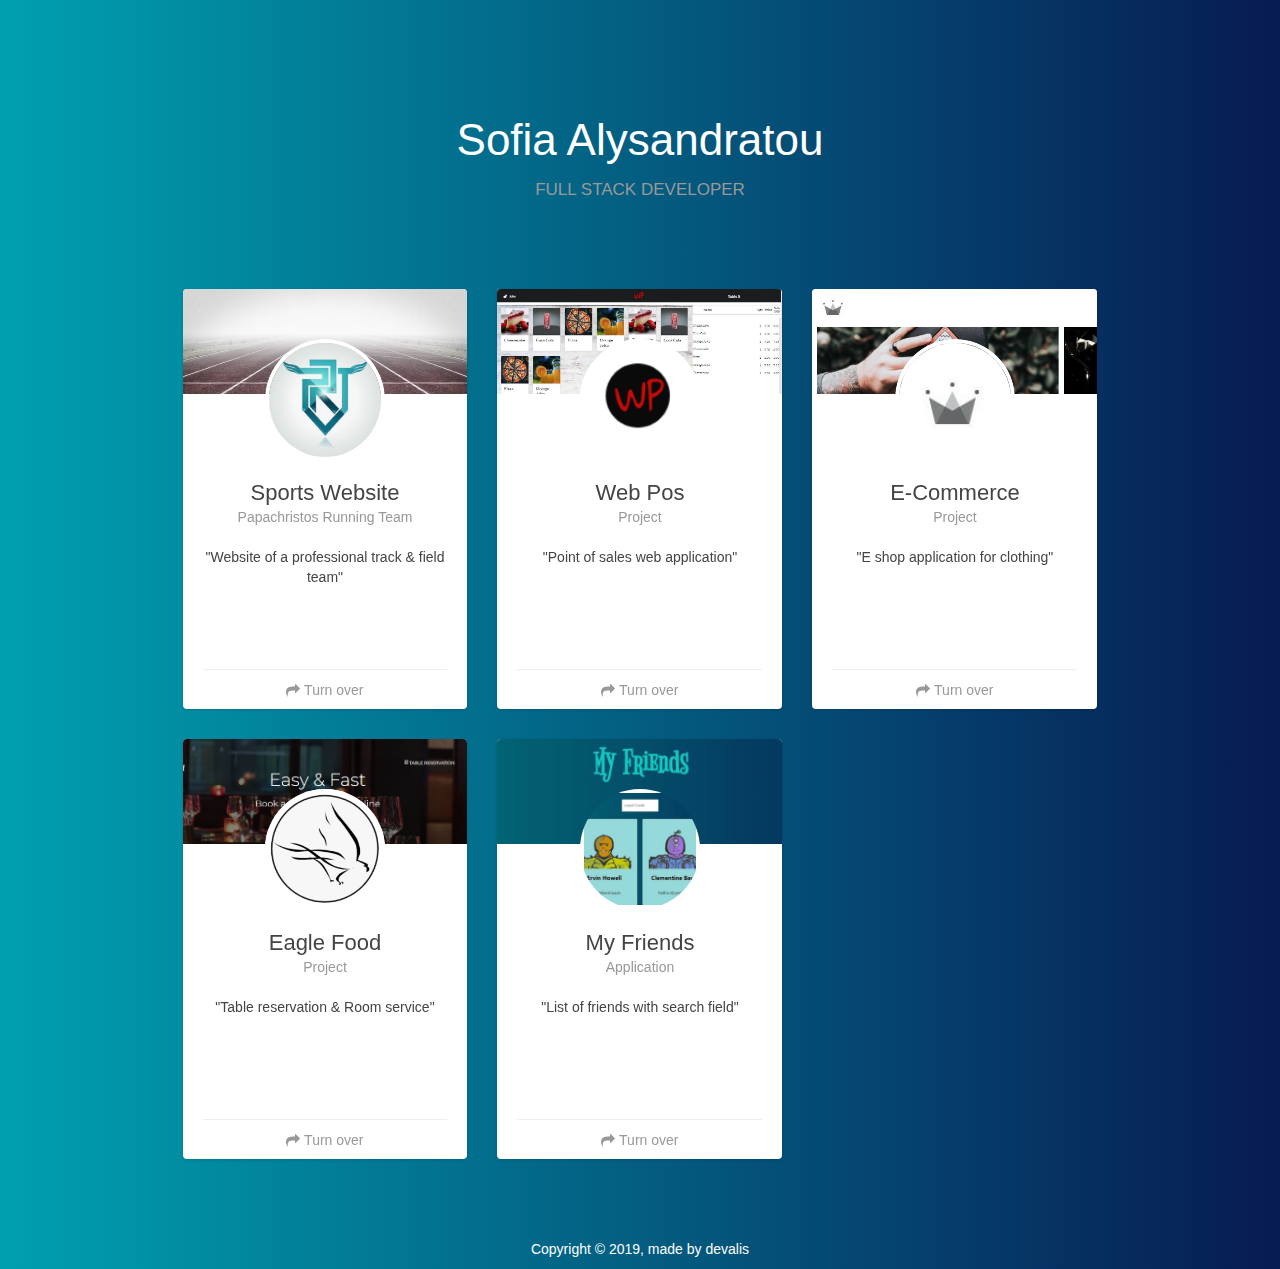
<file: index.html>
<!DOCTYPE html>
<html>
<head>
    <title>Portfolio</title>

	<meta charset="utf-8" />
	<meta http-equiv="X-UA-Compatible" content="IE=edge,chrome=1" />
	
	<link rel="shortcut icon" href="favicon.ico" /> 
	
    <link href='css/bootstrap.css' rel='stylesheet' />
    <link href="css/pe-icon-7-stroke.css" rel="stylesheet" />

<!--     <link href='css/ct-navbar.css' rel='stylesheet' /> -->
    <link href='css/rotating-card.css' rel='stylesheet' />

    <meta content='width=device-width, initial-scale=1.0, maximum-scale=1.0, user-scalable=0' name='viewport' />
	
	<link rel='stylesheet' href='https://use.fontawesome.com/releases/v5.7.0/css/all.css' integrity='sha384-lZN37f5QGtY3VHgisS14W3ExzMWZxybE1SJSEsQp9S+oqd12jhcu+A56Ebc1zFSJ' crossorigin='anonymous'>
	<link href="https://netdna.bootstrapcdn.com/font-awesome/4.5.0/css/font-awesome.min.css" rel="stylesheet">

    <script src="https://google-code-prettify.googlecode.com/svn/loader/run_prettify.js"></script>
    <style>
        body{
            margin-top: 100px;
			background: linear-gradient(to left, rgba(7,27,82,1) 0%, rgba(0,160,176,1) 100%);
        }
        .navbar-default .navbar-nav > li > a{
            padding: 15px 15px;
            margin: 5px 0;
        }

        .navbar-default{
            padding: 10px 0;
            background-color: rgba(255, 255, 255, 0.95);
            border-color: transparent;
            box-shadow: 0 0px 13px rgba(0,0,0,.2);
        }
        .btn-info,
        .btn-info:hover,
        .btn-info:focus{
            color: #FFF !important;
            background-color: #00bbff !important;
            border-color: #00bbff !important;
        }

        .btn-info{
            opacity: .8;
            transition: all 0.1s;
            -webkit-transition: all 0.1s;
        }
        .btn-info:hover,
        .btn-info:focus{
            opacity: 1;
        }
		.title{
			color: white;
		}
		.copyright{
			color: white;
			text-align: center;
		}
    </style>
</head>
<div class="container">
    <div class="row">
        <h1 class="title">
            Sofia Alysandratou
            <br>
            <small>Full Stack Developer</small>
        </h1>
        <div class="col-sm-10 col-sm-offset-1">
         <div class="col-md-4 col-sm-6">
             <div class="card-container">
                <div class="card">
                    <div class="front">
                        <div class="cover">
                            <img src="images/track.png"/>
                        </div>
                        <div class="user">
                            <img class="img-circle" src="images/prt color.jpg"/>
                        </div>
                        <div class="content">
                            <div class="main">
                                <h3 class="name">Sports Website</h3>
                                <p class="profession">Papachristos Running Team</p>
                                <p class="text-center">"Website of a professional track & field team"</p>
                            </div>
						   <div class="footer">
									<i class="fa fa-mail-forward"></i> Turn over
								</div>
							</div>
                    </div> <!-- end front panel -->
                    <div class="back">
                        <div class="header">
                            <h5 class="motto">PRT</h5>
                        </div>
                        <div class="content">
                            <div class="main">
                                <h4 class="text-center">Papachristos Running Team</h4>
                                <p class="text-center">Under the coaching of Christos Papachristos and his assistants, 
									elite track & field athletes join a team that offers an 
									uncompromising training environment.
								</p>

                                <div class="stats-container">
                                    <div class="stats">
                                        <i class="fab fa-bimobject"></i>
                                        <p>
                                            Bootstrap
                                        </p>
                                    </div>
                                    <div class="stats">
                                        <i class="fab fa-html5"></i>
                                        <p>
                                            Html - Css
                                        </p>
                                    </div>
                                    <div class="stats">
                                        <i class="fab fa-node-js"></i>
                                        <p>
                                            Node.js
                                        </p>
                                    </div>
                                </div>

                            </div>
                        </div>
                        <div class="footer">
                            <div class="social-links text-center">
                                <a href="https://www.facebook.com/PrtPapachristosRunningTeam/" class="facebook" target="_blank"><i class="fab fa-facebook-f"></i></a>
                                <a href="https://paprunningteam.gr/" class="globe" target="_blank"><i class="fab fa-gofore"></i></a>
                            </div>
                        </div>
                    </div> <!-- end back panel -->
                </div> <!-- end card -->
            </div> <!-- end card-container -->
        </div> <!-- end col sm 3 -->
<!--         <div class="col-sm-1"></div> -->
 <div class="col-md-4 col-sm-6">
             <div class="card-container">
                <div class="card">
                    <div class="front">
                        <div class="cover">
                            <img src="images/pos.JPG"/>
                        </div>
                        <div class="user">
                            <img class="card-circle" src="images/wplogo.png"/>
                        </div>
                        <div class="content">
                            <div class="main">
                                <h3 class="name">Web Pos</h3>
                                <p class="profession">Project</p>
                                <p class="text-center">"Point of sales web application"</p>
                            </div>
						   <div class="footer">
									<i class="fa fa-mail-forward"></i> Turn over
								</div>
							</div>
                    </div> <!-- end front panel -->
                    <div class="back">
					     <div class="header">
                            <h5 class="motto">WP</h5>
                        </div>
                        <div class="content">
                            <div class="main">
                                <h4 class="text-center">Web Pos</h4>
                                <p class="text-center">Online point of sales application with 
									a user friendly interface that everyone can use without difficulty.
									Working on optimization for better perfomance.
								</p>

                                <div class="stats-container">
                                    <div class="stats">
                                        <i class="fab fa-node"></i>
                                        <p>
                                            Node.js
                                        </p>
                                    </div>
									<div class="stats">
                                        <i class="fab fa-node-js"></i>
                                        <p>
                                            React
                                        </p>
                                    </div>
										<div class="stats">
                                        <i class="fa fa-database"></i>
                                        <p>
                                            PostgreSQL
                                        </p>
                                    </div>
                                </div>
                            </div>
                        </div>
                    </div> <!-- end back panel -->
                </div> <!-- end card -->
            </div> <!-- end card-container -->
        </div> <!-- end col sm 3 -->
<!--         <div class="col-sm-1"></div> -->
        <div class="col-md-4 col-sm-6">
            <div class="card-container">
                <div class="card">
                    <div class="front">
                        <div class="cover">
                            <img src="images/eshop.JPG"/>
                        </div>
                        <div class="user">
                            <img class="img-circle" src="images/eshopLogo.JPG"/>
                        </div>
                        <div class="content">
                            <div class="main">
                                <h3 class="name">E-commerce</h3>
                                <p class="profession">Project</p>

                                <p class="text-center">"E shop application for clothing"</p>
                            </div>
                            <div class="footer">
                                <div class="rating">
                                    <i class="fa fa-mail-forward"></i> Turn over
                                </div>
                            </div>
                        </div>
                    </div> <!-- end front panel -->
                    <div class="back">
                        <div class="header">
                            <h5 class="motto"></h5>
                        </div>
                        <div class="content">
                            <div class="main">
                                <h4 class="text-center">E shop</h4>
                                <p class="text-center">Under construction. Online platform of products, mostly clothing.
										With sign in and sign out components. In future API will be included for directly
										payments.
								</p>

                                <div class="stats-container">
                                    <div class="stats">
                                        <i class="fab fa-node"></i>
                                        <p>
                                            Node.js
                                        </p>
                                    </div>
									<div class="stats">
                                        <i class="fab fa-node-js"></i>
                                        <p>
                                            React
                                        </p>
                                    </div>
										<div class="stats">
                                        <i class="fab fa-css3"></i>
                                        <p>
                                            Scss
                                        </p>
                                    </div>
                                </div>

                            </div>
                        </div>
                        <div class="footer">
							<div class="social-links text-center">
                                <a href="https://github.com/devalis/eshop" class="facebook" target="_blank"><i class="fab fa-github"></i></a>
                                <a href="https://devalis.github.io/eshop" class="globe" target="_blank"><i class="fab fa-gofore"></i></a>
                            </div>
                        </div>
                    </div> <!-- end back panel -->
                </div> <!-- end card -->
            </div> <!-- end card-container -->
        </div> <!-- end col-sm-3 -->
				<div class="col-md-4 col-sm-6">
             <div class="card-container">
                <div class="card">
                    <div class="front">
                        <div class="cover">
                            <img src="images/eagleFood2.JPG"/>
                        </div>
                        <div class="user">
                            <img class="card-circle" src="images/eagle.png"/>
                        </div>
                        <div class="content">
                            <div class="main">
                                <h3 class="name">Eagle Food</h3>
                                <p class="profession">Project</p>
                                <p class="text-center">"Table reservation & Room service"</p>
                            </div>
						   <div class="footer">
									<i class="fa fa-mail-forward"></i> Turn over
								</div>
							</div>
                    </div> <!-- end front panel -->
                    <div class="back">
					     <div class="header">
                            <h5 class="motto">EF</h5>
                        </div>
                        <div class="content">
                            <div class="main">
                                <h4 class="text-center">Eagle Food</h4>
                                <p class="text-center">Under construction. A project focused on hospitality services. 
										Customers are able to make their table reservation or order room service online.
										Simple and fast from all kind devices.
								</p>

                                <div class="stats-container">
                                    <div class="stats">
                                        <i class="fab fa-node"></i>
                                        <p>
                                            Node.js
                                        </p>
                                    </div>
									<div class="stats">
                                        <i class="fab fa-node-js"></i>
                                        <p>
                                            React
                                        </p>
                                    </div>
										<div class="stats">
                                        <i class="fa fa-database"></i>
                                        <p>
                                            PostgreSQL
                                        </p>
                                    </div>
                                </div>
                            </div>
                        </div>
                    </div> <!-- end back panel -->
                </div> <!-- end card -->
            </div> <!-- end card-container -->
        </div> <!-- end col sm 3 -->
		<div class="col-md-4 col-sm-6">
             <div class="card-container">
                <div class="card">
                    <div class="front">
                        <div class="cover">
                            <img src="images/myFriendsTop.JPG"/>
                        </div>
                        <div class="user">
                            <img class="card-circle" src="images/myFriends.JPG"/>
                        </div>
                        <div class="content">
                            <div class="main">
                                <h3 class="name">My Friends</h3>
                                <p class="profession">Application</p>
                                <p class="text-center">"List of friends with search field"</p>
                            </div>
						   <div class="footer">
									<i class="fa fa-mail-forward"></i> Turn over
								</div>
							</div>
                    </div> <!-- end front panel -->
                    <div class="back">
					     <div class="header">
                            <h5 class="motto"></h5>
                        </div>
                        <div class="content">
                            <div class="main">
                                <h4 class="text-center">My Friends</h4>
                                <p class="text-center">A custom application storing your friends with a dynamical
									search field component.
								</p>

                                <div class="stats-container">
                                    <div class="stats">
                                        <i class="fab fa-node"></i>
                                        <p>
                                            Node.js
                                        </p>
                                    </div>
									<div class="stats">
                                        <i class="fab fa-node-js"></i>
                                        <p>
                                            React
                                        </p>
                                    </div>
										<div class="stats">
                                        <i class="fab fa-css3"></i>
                                        <p>
                                            Css
                                        </p>
                                    </div>
                                </div>
                            </div>
                        </div>
                        <div class="footer">
                            <div class="social-links text-center">
                                <a href="https://github.com/devalis/my-friends" class="facebook" target="_blank"><i class="fab fa-github"></i></a>
                                <a href="https://devalis.github.io/my-friends/" class="globe" target="_blank"><i class="fab fa-gofore"></i></a>
                            </div>
                        </div>
                    </div> <!-- end back panel -->
                </div> <!-- end card -->
            </div> <!-- end card-container -->
        </div> <!-- end col sm 3 -->
<!--         <div class="col-sm-1"></div> -->
        </div> <!-- end col-sm-10 -->
    </div> <!-- end row -->
	<div class="space-50"></div>
		<p class="copyright">Copyright &copy; 2019, made by devalis</p>
   </div>
</div>

<script src="js/jquery-1.10.2.js" type="text/javascript"></script>
<script src="js/bootstrap.min.js" type="text/javascript"></script>

<script type="text/javascript">
    $().ready(function(){
        $('[rel="tooltip"]').tooltip();

        $('a.scroll-down').click(function(e){
            e.preventDefault();
            scroll_target = $(this).data('href');
             $('html, body').animate({
                 scrollTop: $(scroll_target).offset().top - 60
             }, 1000);
        });

    });

    function rotateCard(btn){
        var $card = $(btn).closest('.card-container');
        console.log($card);
        if($card.hasClass('hover')){
            $card.removeClass('hover');
        } else {
            $card.addClass('hover');
        }
    }


</script>

</body>
</html>
</file>
<file: css/pe-icon-7-stroke.css>
@font-face {
	font-family: 'Pe-icon-7-stroke';
	src:url('../fonts/Pe-icon-7-stroke.eot?-2irksn');
	src:url('../fonts/Pe-icon-7-stroke.eot?#iefix-2irksn') format('embedded-opentype'),
		url('../fonts/Pe-icon-7-stroke.woff?-2irksn') format('woff'),
		url('../fonts/Pe-icon-7-stroke.ttf?-2irksn') format('truetype'),
		url('../fonts/Pe-icon-7-stroke.svg?-2irksn#Pe-icon-7-stroke') format('svg');
	font-weight: normal;
	font-style: normal;
}

[class^="pe-7s-"], [class*=" pe-7s-"] {
	display: inline-block;
	font-family: 'Pe-icon-7-stroke';
	speak: none;
	font-style: normal;
	font-weight: normal;
	font-variant: normal;
	text-transform: none;
	line-height: 1;

	/* Better Font Rendering =========== */
	-webkit-font-smoothing: antialiased;
	-moz-osx-font-smoothing: grayscale;
}

.pe-7s-cloud-upload:before {
	content: "\e68a";
}
.pe-7s-cash:before {
	content: "\e68c";
}
.pe-7s-close:before {
	content: "\e680";
}
.pe-7s-bluetooth:before {
	content: "\e68d";
}
.pe-7s-cloud-download:before {
	content: "\e68b";
}
.pe-7s-way:before {
	content: "\e68e";
}
.pe-7s-close-circle:before {
	content: "\e681";
}
.pe-7s-id:before {
	content: "\e68f";
}
.pe-7s-angle-up:before {
	content: "\e682";
}
.pe-7s-wristwatch:before {
	content: "\e690";
}
.pe-7s-angle-up-circle:before {
	content: "\e683";
}
.pe-7s-world:before {
	content: "\e691";
}
.pe-7s-angle-right:before {
	content: "\e684";
}
.pe-7s-volume:before {
	content: "\e692";
}
.pe-7s-angle-right-circle:before {
	content: "\e685";
}
.pe-7s-users:before {
	content: "\e693";
}
.pe-7s-angle-left:before {
	content: "\e686";
}
.pe-7s-user-female:before {
	content: "\e694";
}
.pe-7s-angle-left-circle:before {
	content: "\e687";
}
.pe-7s-up-arrow:before {
	content: "\e695";
}
.pe-7s-angle-down:before {
	content: "\e688";
}
.pe-7s-switch:before {
	content: "\e696";
}
.pe-7s-angle-down-circle:before {
	content: "\e689";
}
.pe-7s-scissors:before {
	content: "\e697";
}
.pe-7s-wallet:before {
	content: "\e600";
}
.pe-7s-safe:before {
	content: "\e698";
}
.pe-7s-volume2:before {
	content: "\e601";
}
.pe-7s-volume1:before {
	content: "\e602";
}
.pe-7s-voicemail:before {
	content: "\e603";
}
.pe-7s-video:before {
	content: "\e604";
}
.pe-7s-user:before {
	content: "\e605";
}
.pe-7s-upload:before {
	content: "\e606";
}
.pe-7s-unlock:before {
	content: "\e607";
}
.pe-7s-umbrella:before {
	content: "\e608";
}
.pe-7s-trash:before {
	content: "\e609";
}
.pe-7s-tools:before {
	content: "\e60a";
}
.pe-7s-timer:before {
	content: "\e60b";
}
.pe-7s-ticket:before {
	content: "\e60c";
}
.pe-7s-target:before {
	content: "\e60d";
}
.pe-7s-sun:before {
	content: "\e60e";
}
.pe-7s-study:before {
	content: "\e60f";
}
.pe-7s-stopwatch:before {
	content: "\e610";
}
.pe-7s-star:before {
	content: "\e611";
}
.pe-7s-speaker:before {
	content: "\e612";
}
.pe-7s-signal:before {
	content: "\e613";
}
.pe-7s-shuffle:before {
	content: "\e614";
}
.pe-7s-shopbag:before {
	content: "\e615";
}
.pe-7s-share:before {
	content: "\e616";
}
.pe-7s-server:before {
	content: "\e617";
}
.pe-7s-search:before {
	content: "\e618";
}
.pe-7s-film:before {
	content: "\e6a5";
}
.pe-7s-science:before {
	content: "\e619";
}
.pe-7s-disk:before {
	content: "\e6a6";
}
.pe-7s-ribbon:before {
	content: "\e61a";
}
.pe-7s-repeat:before {
	content: "\e61b";
}
.pe-7s-refresh:before {
	content: "\e61c";
}
.pe-7s-add-user:before {
	content: "\e6a9";
}
.pe-7s-refresh-cloud:before {
	content: "\e61d";
}
.pe-7s-paperclip:before {
	content: "\e69c";
}
.pe-7s-radio:before {
	content: "\e61e";
}
.pe-7s-note2:before {
	content: "\e69d";
}
.pe-7s-print:before {
	content: "\e61f";
}
.pe-7s-network:before {
	content: "\e69e";
}
.pe-7s-prev:before {
	content: "\e620";
}
.pe-7s-mute:before {
	content: "\e69f";
}
.pe-7s-power:before {
	content: "\e621";
}
.pe-7s-medal:before {
	content: "\e6a0";
}
.pe-7s-portfolio:before {
	content: "\e622";
}
.pe-7s-like2:before {
	content: "\e6a1";
}
.pe-7s-plus:before {
	content: "\e623";
}
.pe-7s-left-arrow:before {
	content: "\e6a2";
}
.pe-7s-play:before {
	content: "\e624";
}
.pe-7s-key:before {
	content: "\e6a3";
}
.pe-7s-plane:before {
	content: "\e625";
}
.pe-7s-joy:before {
	content: "\e6a4";
}
.pe-7s-photo-gallery:before {
	content: "\e626";
}
.pe-7s-pin:before {
	content: "\e69b";
}
.pe-7s-phone:before {
	content: "\e627";
}
.pe-7s-plug:before {
	content: "\e69a";
}
.pe-7s-pen:before {
	content: "\e628";
}
.pe-7s-right-arrow:before {
	content: "\e699";
}
.pe-7s-paper-plane:before {
	content: "\e629";
}
.pe-7s-delete-user:before {
	content: "\e6a7";
}
.pe-7s-paint:before {
	content: "\e62a";
}
.pe-7s-bottom-arrow:before {
	content: "\e6a8";
}
.pe-7s-notebook:before {
	content: "\e62b";
}
.pe-7s-note:before {
	content: "\e62c";
}
.pe-7s-next:before {
	content: "\e62d";
}
.pe-7s-news-paper:before {
	content: "\e62e";
}
.pe-7s-musiclist:before {
	content: "\e62f";
}
.pe-7s-music:before {
	content: "\e630";
}
.pe-7s-mouse:before {
	content: "\e631";
}
.pe-7s-more:before {
	content: "\e632";
}
.pe-7s-moon:before {
	content: "\e633";
}
.pe-7s-monitor:before {
	content: "\e634";
}
.pe-7s-micro:before {
	content: "\e635";
}
.pe-7s-menu:before {
	content: "\e636";
}
.pe-7s-map:before {
	content: "\e637";
}
.pe-7s-map-marker:before {
	content: "\e638";
}
.pe-7s-mail:before {
	content: "\e639";
}
.pe-7s-mail-open:before {
	content: "\e63a";
}
.pe-7s-mail-open-file:before {
	content: "\e63b";
}
.pe-7s-magnet:before {
	content: "\e63c";
}
.pe-7s-loop:before {
	content: "\e63d";
}
.pe-7s-look:before {
	content: "\e63e";
}
.pe-7s-lock:before {
	content: "\e63f";
}
.pe-7s-lintern:before {
	content: "\e640";
}
.pe-7s-link:before {
	content: "\e641";
}
.pe-7s-like:before {
	content: "\e642";
}
.pe-7s-light:before {
	content: "\e643";
}
.pe-7s-less:before {
	content: "\e644";
}
.pe-7s-keypad:before {
	content: "\e645";
}
.pe-7s-junk:before {
	content: "\e646";
}
.pe-7s-info:before {
	content: "\e647";
}
.pe-7s-home:before {
	content: "\e648";
}
.pe-7s-help2:before {
	content: "\e649";
}
.pe-7s-help1:before {
	content: "\e64a";
}
.pe-7s-graph3:before {
	content: "\e64b";
}
.pe-7s-graph2:before {
	content: "\e64c";
}
.pe-7s-graph1:before {
	content: "\e64d";
}
.pe-7s-graph:before {
	content: "\e64e";
}
.pe-7s-global:before {
	content: "\e64f";
}
.pe-7s-gleam:before {
	content: "\e650";
}
.pe-7s-glasses:before {
	content: "\e651";
}
.pe-7s-gift:before {
	content: "\e652";
}
.pe-7s-folder:before {
	content: "\e653";
}
.pe-7s-flag:before {
	content: "\e654";
}
.pe-7s-filter:before {
	content: "\e655";
}
.pe-7s-file:before {
	content: "\e656";
}
.pe-7s-expand1:before {
	content: "\e657";
}
.pe-7s-exapnd2:before {
	content: "\e658";
}
.pe-7s-edit:before {
	content: "\e659";
}
.pe-7s-drop:before {
	content: "\e65a";
}
.pe-7s-drawer:before {
	content: "\e65b";
}
.pe-7s-download:before {
	content: "\e65c";
}
.pe-7s-display2:before {
	content: "\e65d";
}
.pe-7s-display1:before {
	content: "\e65e";
}
.pe-7s-diskette:before {
	content: "\e65f";
}
.pe-7s-date:before {
	content: "\e660";
}
.pe-7s-cup:before {
	content: "\e661";
}
.pe-7s-culture:before {
	content: "\e662";
}
.pe-7s-crop:before {
	content: "\e663";
}
.pe-7s-credit:before {
	content: "\e664";
}
.pe-7s-copy-file:before {
	content: "\e665";
}
.pe-7s-config:before {
	content: "\e666";
}
.pe-7s-compass:before {
	content: "\e667";
}
.pe-7s-comment:before {
	content: "\e668";
}
.pe-7s-coffee:before {
	content: "\e669";
}
.pe-7s-cloud:before {
	content: "\e66a";
}
.pe-7s-clock:before {
	content: "\e66b";
}
.pe-7s-check:before {
	content: "\e66c";
}
.pe-7s-chat:before {
	content: "\e66d";
}
.pe-7s-cart:before {
	content: "\e66e";
}
.pe-7s-camera:before {
	content: "\e66f";
}
.pe-7s-call:before {
	content: "\e670";
}
.pe-7s-calculator:before {
	content: "\e671";
}
.pe-7s-browser:before {
	content: "\e672";
}
.pe-7s-box2:before {
	content: "\e673";
}
.pe-7s-box1:before {
	content: "\e674";
}
.pe-7s-bookmarks:before {
	content: "\e675";
}
.pe-7s-bicycle:before {
	content: "\e676";
}
.pe-7s-bell:before {
	content: "\e677";
}
.pe-7s-battery:before {
	content: "\e678";
}
.pe-7s-ball:before {
	content: "\e679";
}
.pe-7s-back:before {
	content: "\e67a";
}
.pe-7s-attention:before {
	content: "\e67b";
}
.pe-7s-anchor:before {
	content: "\e67c";
}
.pe-7s-albums:before {
	content: "\e67d";
}
.pe-7s-alarm:before {
	content: "\e67e";
}
.pe-7s-airplay:before {
	content: "\e67f";
}
</file>
<file: css/rotating-card.css>
body {
	margin-top: 60px;
	font-size: 14px;
	font-family: "Helvetica Nueue",Arial,Verdana,sans-serif;
	background-color: #E5E9ED;
}
.btn:hover,
.btn:focus,
.btn:active{
    outline: 0 !important;
}
/* entire container, keeps perspective */
.card-container {
	  -webkit-perspective: 800px;
   -moz-perspective: 800px;
     -o-perspective: 800px;
        perspective: 800px;
        margin-bottom: 30px;
}
/* flip the pane when hovered */
.card-container:not(.manual-flip):hover .card,
.card-container.hover.manual-flip .card{
	-webkit-transform: rotateY( 180deg );
-moz-transform: rotateY( 180deg );
 -o-transform: rotateY( 180deg );
    transform: rotateY( 180deg );
}


.card-container.static:hover .card,
.card-container.static.hover .card {
	-webkit-transform: none;
-moz-transform: none;
 -o-transform: none;
    transform: none;
}
/* flip speed goes here */
.card {
	 -webkit-transition: -webkit-transform .5s;
   -moz-transition: -moz-transform .5s;
     -o-transition: -o-transform .5s;
        transition: transform .5s;
-webkit-transform-style: preserve-3d;
   -moz-transform-style: preserve-3d;
     -o-transform-style: preserve-3d;
        transform-style: preserve-3d;
	position: relative;
}

/* hide back of pane during swap */
.front, .back {
	-webkit-backface-visibility: hidden;
   -moz-backface-visibility: hidden;
     -o-backface-visibility: hidden;
        backface-visibility: hidden;
	position: absolute;
	top: 0;
	left: 0;
	background-color: #FFF;
    box-shadow: 0 1px 3px 0 rgba(0, 0, 0, 0.14);
}

/* front pane, placed above back */
.front {
	z-index: 2;
}

/* back, initially hidden pane */
.back {
		-webkit-transform: rotateY( 180deg );
   -moz-transform: rotateY( 180deg );
     -o-transform: rotateY( 180deg );
        transform: rotateY( 180deg );
        z-index: 3;
}

.back .btn-simple{
    position: absolute;
    left: 0;
    bottom: 4px;
}
/*        Style       */


.card{
    background: none repeat scroll 0 0 #FFFFFF;
    border-radius: 4px;
    color: #444444;
}
.card-container, .front, .back {
	width: 100%;
	height: 420px;
	border-radius: 4px;
}
.card .cover{
    height: 105px;
    overflow: hidden;
    border-radius: 4px 4px 0 0;
}
.card .cover img{
    width: 100%;
}
.card .user{
    border-radius: 50%;
    display: block;
    height: 120px;
    margin: -55px auto 0;
    overflow: hidden;
    width: 120px;
}
.card .user img{
    background: none repeat scroll 0 0 #FFFFFF;
    border: 4px solid #FFFFFF;
    width: 100%;
}

.card .content{
    background-color: rgba(0, 0, 0, 0);
    box-shadow: none;
    padding: 10px 20px 20px;
}
.card .content .main {
    min-height: 160px;
}
.card .back .content .main {
    height: 215px;
}
.card .name {
    font-size: 22px;
    line-height: 28px;
    margin: 10px 0 0;
    text-align: center;
    text-transform: capitalize;
}
.card h5{
    margin: 5px 0;
    font-weight: 400;
    line-height: 20px;
}
.card .profession{
    color: #999999;
    text-align: center;
    margin-bottom: 20px;
}
.card .footer {
    border-top: 1px solid #EEEEEE;
    color: #999999;
    margin: 30px 0 0;
    padding: 10px 0 0;
    text-align: center;
}
.card .footer .social-links{
    font-size: 18px;
}
.card .footer .social-links a{
    margin: 0 7px;
}
.card .footer .btn-simple{
    margin-top: -6px;
}
.card .header {
    padding: 15px 20px;
    height: 90px;
}
.card .motto{
    border-bottom: 1px solid #EEEEEE;
    color: #999999;
    font-size: 14px;
    font-weight: 400;
    padding-bottom: 10px;
    text-align: center;
}

.card .stats-container{
	width: 100%;
	margin-top: 50px;
}
.card .stats{
	display: block;
	float: left;
	width: 33.333333%;
	text-align: center;
}

.card .stats:first-child{
	border-right: 1px solid #EEEEEE;
}
.card .stats:last-child{
	border-left: 1px solid #EEEEEE;
}
.card .stats h4{
	font-weight: 300;
	margin-bottom: 5px;
}
.card .stats p{
	color: #777777;
}
/*      Just for presentation        */

.title{
    color: #506A85;
    text-align: center;
    font-weight: 300;
    font-size: 44px;
    margin-bottom: 90px;
    line-height: 90%;
}
.title small{
    font-size: 17px;
    color: #999;
    text-transform: uppercase;
    margin: 0;
}
.space-30{
	height: 30px;
	display: block;
}
.space-50{
    height: 50px;
    display: block;
}
.space-200{
    height: 200px;
    display: block;
}
.white-board{
    background-color: #FFFFFF;
    min-height: 200px;
    padding: 60px 60px 20px;
}
.ct-heart{
    color: #F74933;
}

 pre.prettyprint{
    background-color: #ffffff;
    border: 1px solid #999;
    margin-top: 20px;
    padding: 20px;
    text-align: left;
}
.atv, .str{
    color: #05AE0E;
}
.tag, .pln, .kwd{
     color: #3472F7;
}
.atn{
  color: #2C93FF;
}
.pln{
   color: #333;
}
.com{
    color: #999;
}

.btn-simple{
    opacity: .8;
    color: #666666;
    background-color: transparent;
}

.btn-simple:hover,
.btn-simple:focus{
    background-color: transparent;
    box-shadow: none;
    opacity: 1;
}
.btn-simple i{
    font-size: 16px;
}

.navbar-brand-logo{
    padding: 0;
}
.navbar-brand-logo .logo{
    border: 1px solid #333333;
    border-radius: 50%;
    float: left;
    overflow: hidden;
    width: 60px;
}
.navbar .navbar-brand-logo .brand{
    color: #FFFFFF;
    float: left;
    font-size: 18px;
    font-weight: 400;
    line-height: 20px;
    margin-left: 10px;
    margin-top: 10px;
    width: 60px;
}
.navbar-default .navbar-brand-logo .brand{
    color: #555;
}


/*       Fix bug for IE      */

@media screen and (-ms-high-contrast: active), (-ms-high-contrast: none) {
    .front, .back{
        -ms-backface-visibility: visible;
        backface-visibility: visible;
    }

    .back {
        visibility: hidden;
        -ms-transition: all 0.2s cubic-bezier(.92,.01,.83,.67);
    }
    .front{
        z-index: 4;
    }
    .card-container:not(.manual-flip):hover .back,
    .card-container.manual-flip.hover .back{
        z-index: 5;
        visibility: visible;
    }
}
</file>
